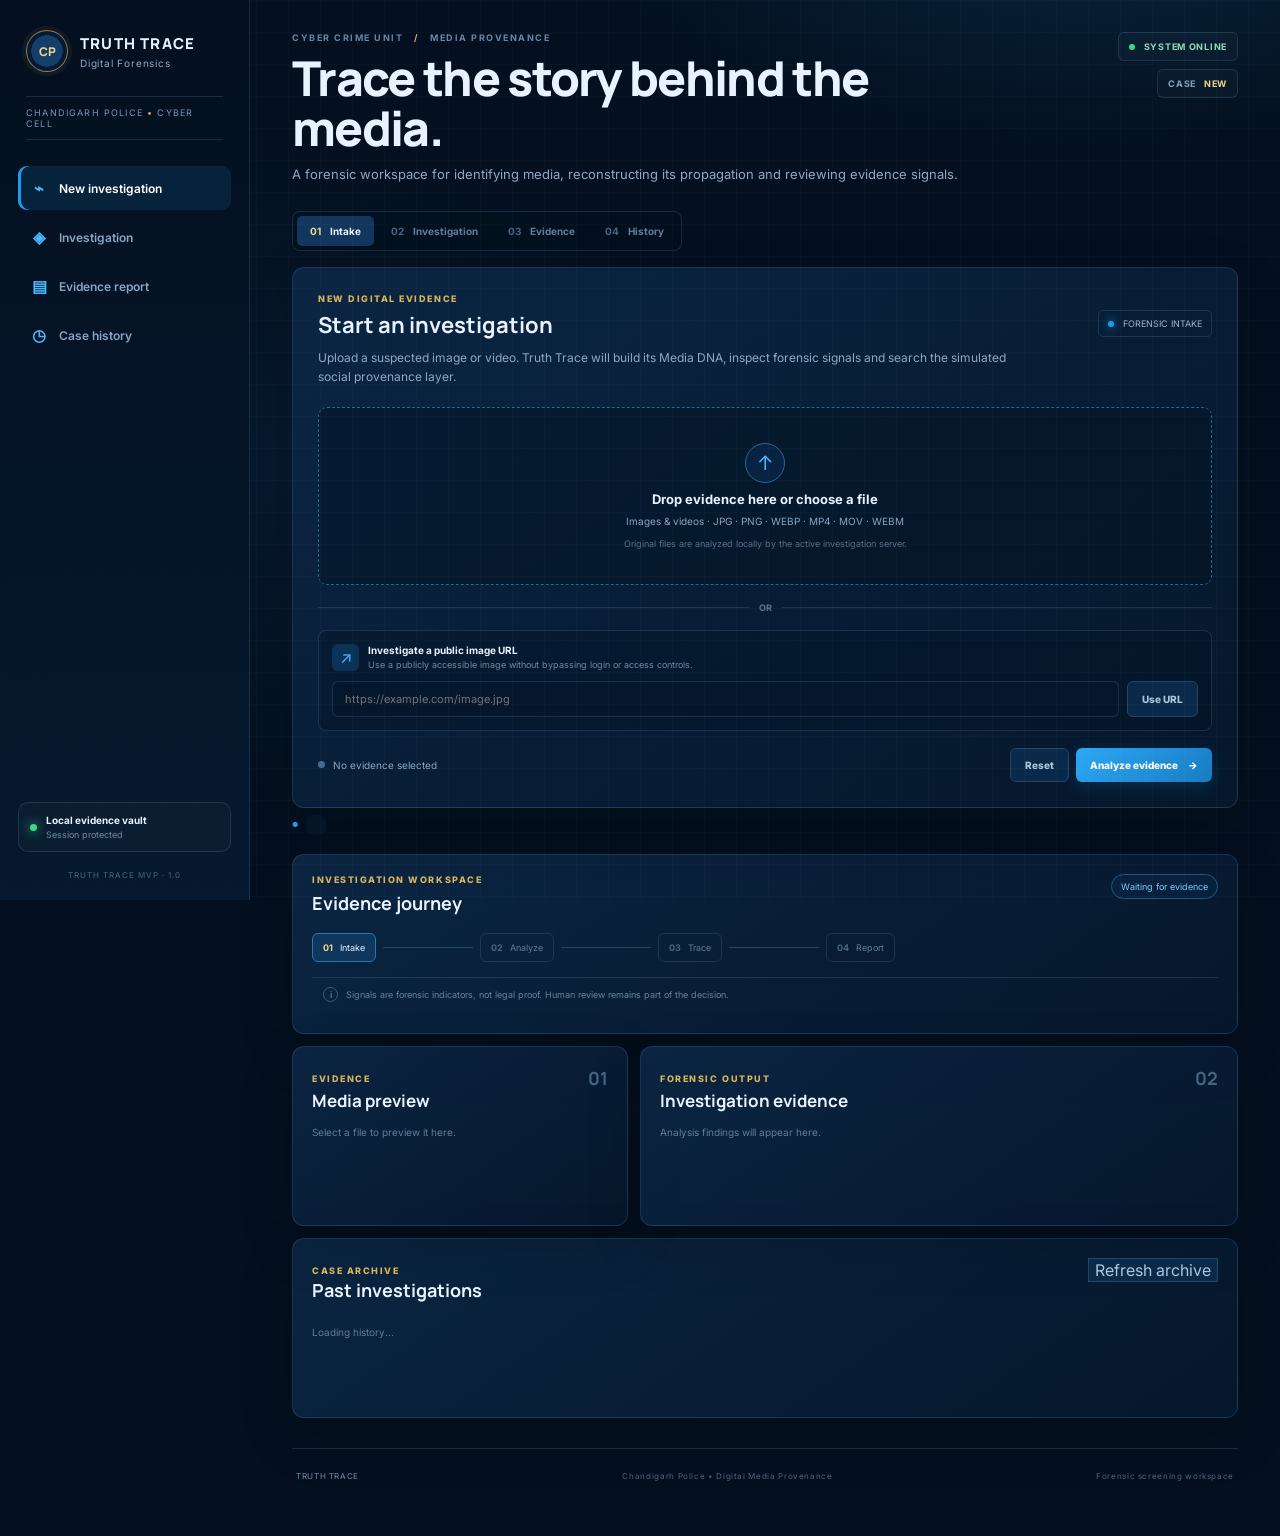
<file: provenance/frontend/index.html>
<!doctype html>
<html lang="en">
  <head>
    <meta charset="utf-8" />
    <meta name="viewport" content="width=device-width, initial-scale=1" />
    <meta name="theme-color" content="#071a33" />
    <title>Truth Trace | Chandigarh Police Digital Forensics</title>
    <link rel="preconnect" href="https://fonts.googleapis.com">
    <link rel="preconnect" href="https://fonts.gstatic.com" crossorigin>
    <link href="https://fonts.googleapis.com/css2?family=Inter:wght@400;500;600;700;800&family=Manrope:wght@600;700;800&display=swap" rel="stylesheet">
    <link rel="stylesheet" href="style.css" />
  </head>
  <body>
    <div class="app-shell">
      <aside class="sidebar">
        <div class="brand">
          <div class="crest" aria-hidden="true"><span>CP</span></div>
          <div>
            <strong>TRUTH TRACE</strong>
            <small>Digital Forensics</small>
          </div>
        </div>
        <div class="agency">CHANDIGARH POLICE <span>•</span> CYBER CELL</div>
        <nav class="side-nav" aria-label="Primary">
          <a class="side-link active" href="#upload"><span class="nav-icon">⌁</span>New investigation</a>
          <a class="side-link" href="#investigation"><span class="nav-icon">◈</span>Investigation</a>
          <a class="side-link" href="#report"><span class="nav-icon">▤</span>Evidence report</a>
          <a class="side-link" href="#history"><span class="nav-icon">◷</span>Case history</a>
        </nav>
        <div class="sidebar-bottom">
          <div class="secure-card">
            <span class="secure-dot"></span>
            <div><strong>Local evidence vault</strong><small>Session protected</small></div>
          </div>
          <small class="build">TRUTH TRACE MVP · 1.0</small>
        </div>
      </aside>

      <main class="content">
        <header class="topbar">
          <div>
            <div class="breadcrumb">CYBER CRIME UNIT <span>/</span> MEDIA PROVENANCE</div>
            <h1>Trace the story behind the media.</h1>
            <p class="lede">A forensic workspace for identifying media, reconstructing its propagation and reviewing evidence signals.</p>
          </div>
          <div class="top-actions">
            <span class="status-chip"><i></i> SYSTEM ONLINE</span>
            <span class="case-chip">CASE <b>NEW</b></span>
          </div>
        </header>

        <nav class="steps" aria-label="Investigation steps">
          <button class="step active" data-view="upload"><span>01</span> Intake</button>
          <button class="step" data-view="investigation"><span>02</span> Investigation</button>
          <button class="step" data-view="report"><span>03</span> Evidence</button>
          <button class="step" data-view="history"><span>04</span> History</button>
        </nav>

        <section id="upload" class="hero">
          <div class="section-kicker">NEW DIGITAL EVIDENCE</div>
          <div class="hero-heading">
            <div>
              <h2>Start an investigation</h2>
              <p>Upload a suspected image or video. Truth Trace will build its Media DNA, inspect forensic signals and search the simulated social provenance layer.</p>
            </div>
            <div class="evidence-badge"><span class="pulse"></span> FORENSIC INTAKE</div>
          </div>

          <label class="dropzone" id="dropzone">
            <input id="media" type="file" accept="image/*,video/*" />
            <div class="upload-glyph">↑</div>
            <strong>Drop evidence here or choose a file</strong>
            <span>Images & videos · JPG · PNG · WEBP · MP4 · MOV · WEBM</span>
            <em>Original files are analyzed locally by the active investigation server.</em>
          </label>

          <div class="or-divider"><span>OR</span></div>

          <div class="url-source">
            <div class="url-label">
              <div class="mini-icon">↗</div>
              <div><strong>Investigate a public image URL</strong><span>Use a publicly accessible image without bypassing login or access controls.</span></div>
            </div>
            <div class="url-row">
              <input id="image-url" type="url" placeholder="https://example.com/image.jpg" autocomplete="off" />
              <button id="use-url" class="secondary" type="button">Use URL</button>
            </div>
          </div>

          <div class="actions">
            <div class="selected-file"><span class="file-dot"></span><span id="filename">No evidence selected</span></div>
            <div class="action-buttons">
              <button id="reset" class="secondary" type="button">Reset</button>
              <button id="analyze" type="button">Analyze evidence <span>→</span></button>
            </div>
          </div>
        </section>

        <div class="status-line"><span class="status-mark">●</span><pre id="status"></pre></div>
        <section id="summary" class="grid hidden"></section>

        <section id="investigation" class="panel workspace-panel">
          <div class="workspace-heading">
            <div>
              <p class="section-kicker">INVESTIGATION WORKSPACE</p>
              <h2>Evidence journey</h2>
            </div>
            <span id="investigation-state" class="state">Waiting for evidence</span>
          </div>
          <div class="workspace-track">
            <span class="track-node active"><b>01</b> Intake</span><span class="track-line"></span>
            <span class="track-node"><b>02</b> Analyze</span><span class="track-line"></span>
            <span class="track-node"><b>03</b> Trace</span><span class="track-line"></span>
            <span class="track-node"><b>04</b> Report</span>
          </div>
          <div class="workspace-note"><span>i</span> Signals are forensic indicators, not legal proof. Human review remains part of the decision.</div>
        </section>

        <section id="story" class="story-layout hidden">
          <div id="timeline" class="panel"></div>
          <div id="matches" class="panel"></div>
        </section>

        <section class="evidence-layout">
          <div id="preview" class="panel preview-panel">
            <div class="panel-head"><div><span class="section-kicker">EVIDENCE</span><h3>Media preview</h3></div><span class="panel-number">01</span></div>
            <p class="empty-state">Select a file to preview it here.</p>
          </div>
          <div id="report" class="panel report-panel">
            <div class="panel-head"><div><span class="section-kicker">FORENSIC OUTPUT</span><h3>Investigation evidence</h3></div><span class="panel-number">02</span></div>
            <p class="empty-state">Analysis findings will appear here.</p>
          </div>
        </section>

        <section id="history" class="panel history-panel">
          <div class="workspace-heading">
            <div><span class="section-kicker">CASE ARCHIVE</span><h2>Past investigations</h2></div>
            <button id="history-refresh" class="secondary" type="button">Refresh archive</button>
          </div>
          <div id="history-list" class="history-list"><p class="empty-value">Loading history...</p></div>
        </section>

        <footer class="footer">
          <span>TRUTH TRACE</span><span>Chandigarh Police • Digital Media Provenance</span><span>Forensic screening workspace</span>
        </footer>
      </main>
    </div>
    <script src="app.js?v=12"></script>
  </body>
</html>
</file>
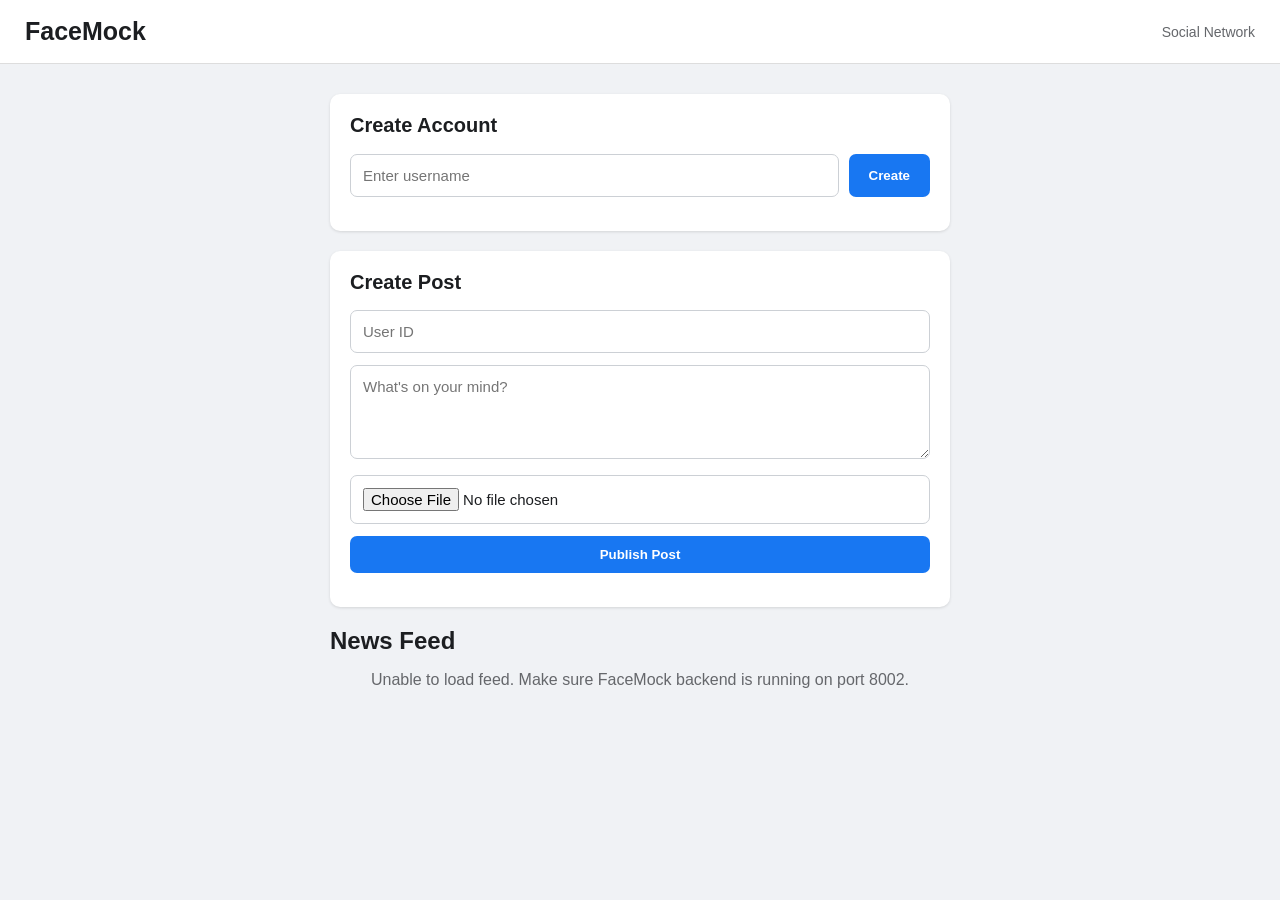
<file: internet/facemock/frontend/index.html>
<!DOCTYPE html>
<html lang="en">

<head>
    <meta charset="UTF-8">
    <meta name="viewport" content="width=device-width, initial-scale=1.0">

    <title>FaceMock</title>

    <link rel="stylesheet" href="style.css">
</head>

<body>

    <header class="navbar">
        <div class="logo">FaceMock</div>

        <div class="nav-user">
            Social Network
        </div>
    </header>


    <main>

        <!-- CREATE USER -->

        <section class="card">

            <h2>Create Account</h2>

            <div class="user-row">

                <input
                    id="username"
                    type="text"
                    placeholder="Enter username"
                >

                <button onclick="createUser()">
                    Create
                </button>

            </div>

            <p id="userResult"></p>

        </section>


        <!-- CREATE POST -->

        <section class="card">

            <h2>Create Post</h2>

            <input
                id="userId"
                type="number"
                placeholder="User ID"
            >

            <textarea
                id="caption"
                rows="4"
                placeholder="What's on your mind?"
            ></textarea>

            <input
                id="media"
                type="file"
                accept="image/*,video/*"
            >

            <button
                class="publish"
                onclick="createPost()"
            >
                Publish Post
            </button>

            <p id="postResult"></p>

        </section>


        <!-- FEED -->

        <section>

            <h2 class="feed-heading">
                News Feed
            </h2>

            <div id="feed">

                <p class="loading">
                    Loading posts...
                </p>

            </div>

        </section>

    </main>


    <script src="app.js?v=2"></script>

</body>

</html>
</file>
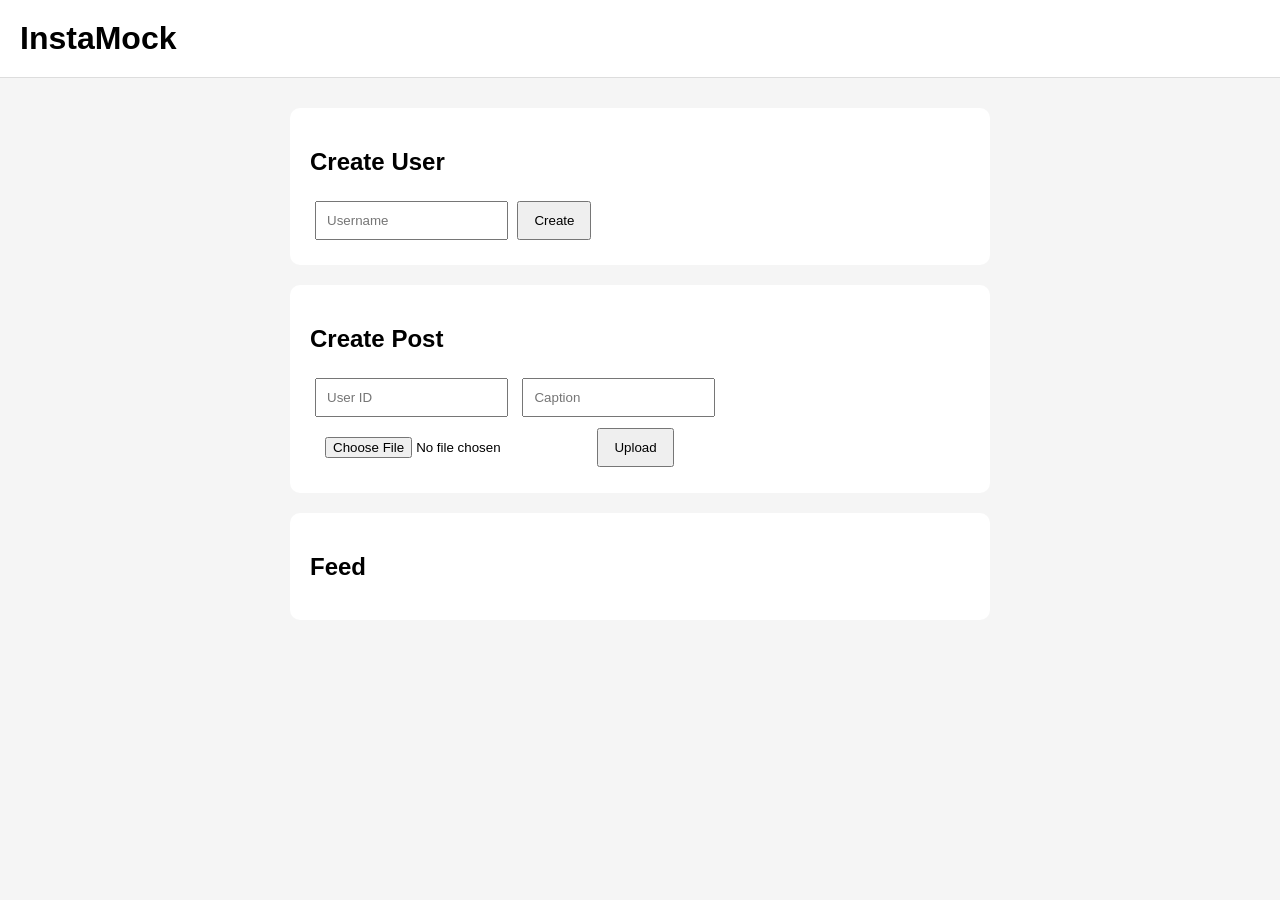
<file: internet/instamock/frontend/index.html>
<!DOCTYPE html>
<html lang="en">

<head>
    <meta charset="UTF-8">
    <meta name="viewport" content="width=device-width, initial-scale=1.0">

    <title>InstaMock</title>

    <link rel="stylesheet" href="style.css">
</head>

<body>

    <header>
        <h1>InstaMock</h1>
    </header>


    <main>

        <section class="create-user">

            <h2>Create User</h2>

            <input
                id="username"
                type="text"
                placeholder="Username"
            >

            <button onclick="createUser()">
                Create
            </button>

        </section>


        <section class="create-post">

            <h2>Create Post</h2>

            <input
                id="userId"
                type="number"
                placeholder="User ID"
            >

            <input
                id="caption"
                type="text"
                placeholder="Caption"
            >

            <input
                id="media"
                type="file"
                accept="image/*,video/*"
            >

            <button onclick="createPost()">
                Upload
            </button>

        </section>


        <section>

            <h2>Feed</h2>

            <div id="feed"></div>

        </section>

    </main>


    <script src="app.js?v=2"></script>

</body>

</html>
</file>
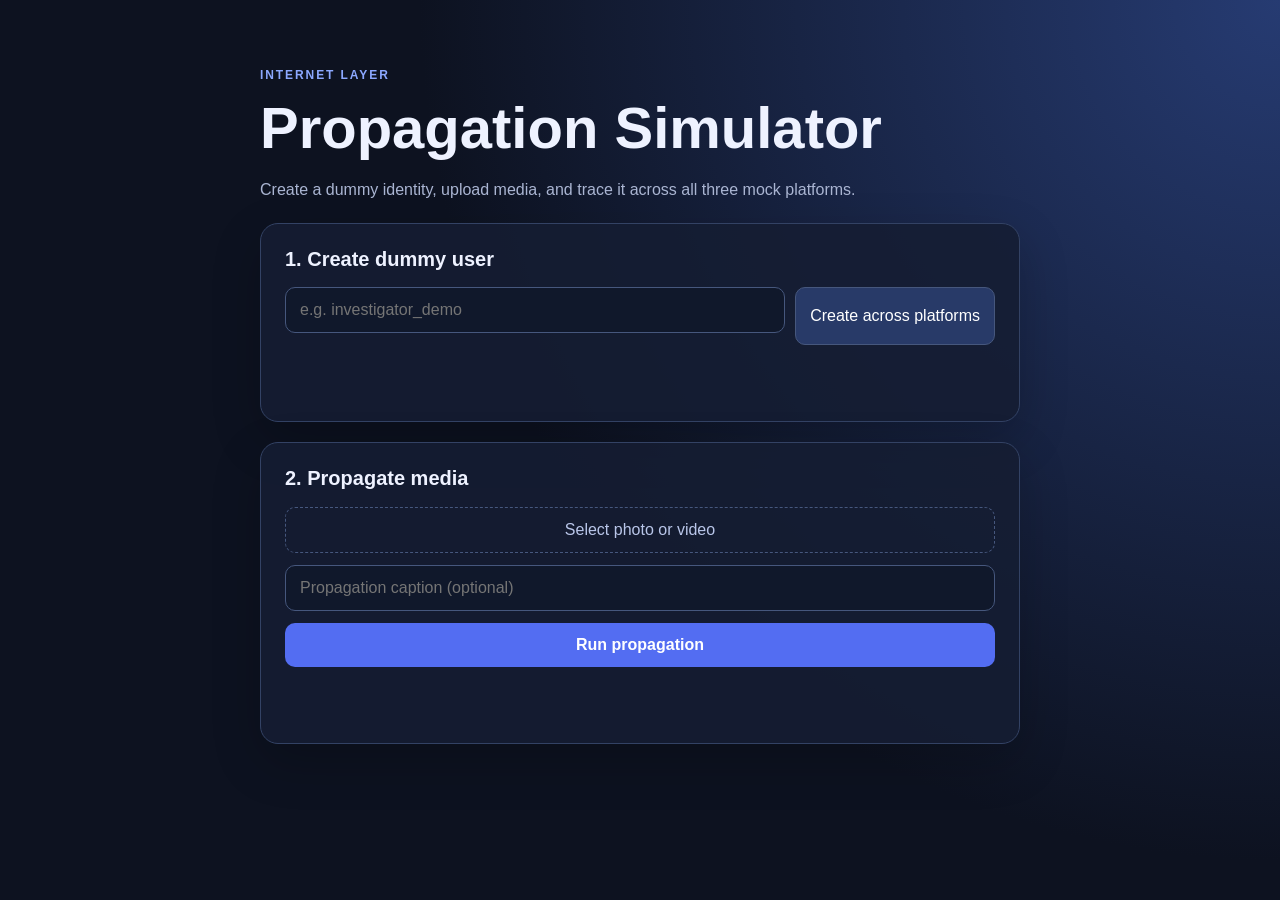
<file: internet/propagation_simulator/frontend/index.html>
<!doctype html>
<html lang="en">
<head>
    <meta charset="utf-8">
    <meta name="viewport" content="width=device-width, initial-scale=1">
    <title>Propagation Simulator</title>
    <link rel="stylesheet" href="style.css">
</head>
<body>
    <main class="shell">
        <header>
            <p class="eyebrow">INTERNET LAYER</p>
            <h1>Propagation Simulator</h1>
            <p class="subtitle">Create a dummy identity, upload media, and trace it across all three mock platforms.</p>
        </header>

        <section class="card">
            <h2>1. Create dummy user</h2>
            <div class="row">
                <input id="username" placeholder="e.g. investigator_demo">
                <button id="create-user">Create across platforms</button>
            </div>
            <p id="user-status" class="status"></p>
        </section>

        <section class="card">
            <h2>2. Propagate media</h2>
            <label class="file-picker">
                <span>Select photo or video</span>
                <input id="media" type="file" accept="image/*,video/*">
            </label>
            <input id="caption" placeholder="Propagation caption (optional)">
            <button id="propagate" class="primary">Run propagation</button>
            <p id="propagation-status" class="status"></p>
        </section>

        <section id="preview-card" class="card hidden">
            <h2>Selected media</h2>
            <div id="preview"></div>
        </section>
    </main>
    <script src="app.js"></script>
</body>
</html>
</file>
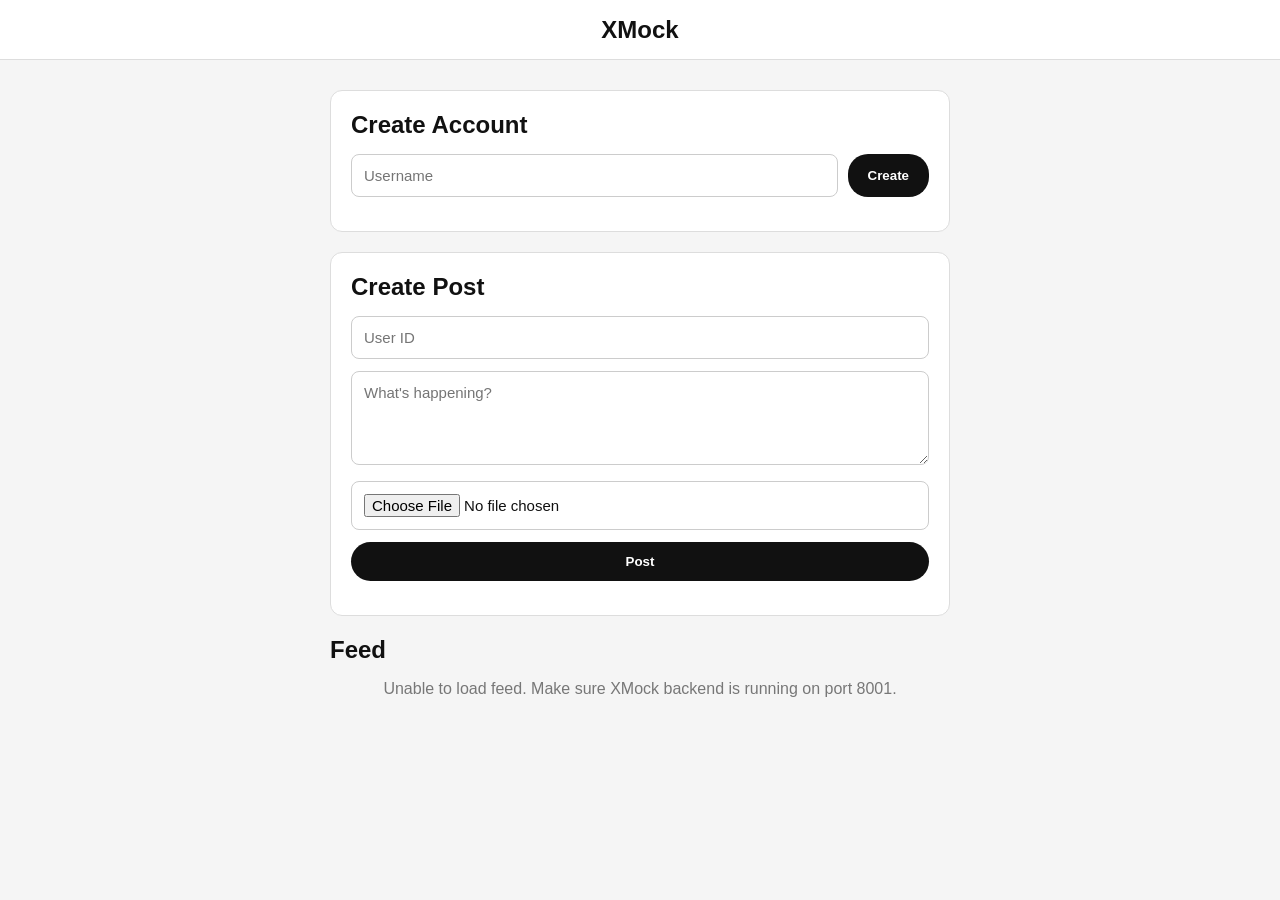
<file: internet/xmock/frontend/index.html>
<!DOCTYPE html>
<html lang="en">

<head>
    <meta charset="UTF-8">

    <meta
        name="viewport"
        content="width=device-width, initial-scale=1.0"
    >

    <title>XMock</title>

    <link
        rel="stylesheet"
        href="style.css"
    >
</head>

<body>

    <header class="topbar">

        <div class="logo">
            XMock
        </div>

    </header>


    <main>

        <!-- CREATE USER -->

        <section class="card">

            <h2>Create Account</h2>

            <div class="form-row">

                <input
                    id="username"
                    type="text"
                    placeholder="Username"
                >

                <button onclick="createUser()">
                    Create
                </button>

            </div>

            <p id="userResult"></p>

        </section>


        <!-- CREATE POST -->

        <section class="card">

            <h2>Create Post</h2>

            <input
                id="userId"
                type="number"
                placeholder="User ID"
            >

            <textarea
                id="postText"
                placeholder="What's happening?"
                rows="4"
            ></textarea>

            <input
                id="media"
                type="file"
                accept="image/*,video/*"
            >

            <button
                class="post-button"
                onclick="createPost()"
            >
                Post
            </button>

            <p id="postResult"></p>

        </section>


        <!-- FEED -->

        <section>

            <h2 class="feed-title">
                Feed
            </h2>

            <div id="feed">

                <p class="loading">
                    Loading posts...
                </p>

            </div>

        </section>

    </main>


    <script src="app.js?v=2"></script>

</body>

</html>
</file>
<file: provenance/frontend/style.css>
:root {
  color-scheme: dark;
  --navy-950:#04101f;
  --navy-900:#071a33;
  --navy-850:#0a2342;
  --navy-800:#0d2b50;
  --blue:#1d9bf0;
  --blue-2:#4ab8ff;
  --gold:#d8b45a;
  --gold-soft:#f1d58a;
  --text:#e9f3ff;
  --muted:#8fa8c2;
  --line:rgba(116,166,211,.18);
  --panel:rgba(9,31,57,.82);
  --success:#39d98a;
  font-family:Inter,Segoe UI,sans-serif;
}
*{box-sizing:border-box}
html{scroll-behavior:smooth}
body{margin:0;min-height:100vh;background:
 radial-gradient(900px 500px at 85% -10%,rgba(29,155,240,.20),transparent 60%),
 radial-gradient(700px 500px at 20% 30%,rgba(18,64,113,.18),transparent 65%),
 var(--navy-950);color:var(--text)}
body:before{content:"";position:fixed;inset:0;pointer-events:none;opacity:.035;background-image:linear-gradient(rgba(255,255,255,.5) 1px,transparent 1px),linear-gradient(90deg,rgba(255,255,255,.5) 1px,transparent 1px);background-size:32px 32px}
button,input{font:inherit}
button{cursor:pointer}
.app-shell{display:grid;grid-template-columns:250px minmax(0,1fr);min-height:100vh}
.sidebar{position:sticky;top:0;height:100vh;padding:26px 18px 20px;border-right:1px solid var(--line);background:linear-gradient(180deg,rgba(4,16,31,.98),rgba(6,26,48,.95));display:flex;flex-direction:column}
.brand{display:flex;align-items:center;gap:12px;padding:4px 8px 20px}
.crest{width:42px;height:42px;border:1px solid rgba(216,180,90,.65);border-radius:50%;display:grid;place-items:center;background:radial-gradient(circle,#153e68 0 55%,#071a33 56%);box-shadow:0 0 0 4px rgba(216,180,90,.06)}
.crest span{font-family:Manrope,sans-serif;font-size:12px;font-weight:800;color:var(--gold-soft)}
.brand strong{display:block;font:800 15px Manrope,sans-serif;letter-spacing:.08em}.brand small{display:block;margin-top:3px;color:var(--muted);font-size:10px;letter-spacing:.08em}
.agency{margin:4px 8px 26px;padding:10px 0;border-top:1px solid var(--line);border-bottom:1px solid var(--line);font-size:9px;letter-spacing:.13em;color:#7895b3}.agency span{color:var(--gold)}
.side-nav{display:grid;gap:5px}.side-link{display:flex;align-items:center;gap:11px;padding:12px 12px;border-radius:9px;color:#89a5c1;text-decoration:none;font-size:12px;font-weight:600}.side-link:hover,.side-link.active{color:#fff;background:rgba(29,155,240,.12);box-shadow:inset 3px 0 var(--blue)}.nav-icon{width:18px;text-align:center;color:var(--blue-2);font-size:16px}
.sidebar-bottom{margin-top:auto}.secure-card{display:flex;gap:9px;align-items:center;padding:11px;border:1px solid var(--line);background:rgba(255,255,255,.025);border-radius:10px}.secure-dot{width:7px;height:7px;border-radius:50%;background:var(--success);box-shadow:0 0 12px var(--success)}.secure-card strong{display:block;font-size:10px}.secure-card small{display:block;color:#6f89a4;font-size:9px;margin-top:3px}.build{display:block;text-align:center;margin-top:18px;color:#49657f;font-size:8px;letter-spacing:.12em}
.content{width:min(1280px,100%);padding:32px 42px 55px;margin:auto}.topbar{display:flex;justify-content:space-between;gap:30px;align-items:flex-start;margin-bottom:26px}.breadcrumb{font-size:9px;font-weight:700;letter-spacing:.17em;color:#6686a5}.breadcrumb span{color:var(--gold);margin:0 7px}.topbar h1{font:800 clamp(30px,4vw,48px)/1.05 Manrope,sans-serif;letter-spacing:-.035em;margin:10px 0 10px;max-width:750px}.lede{max-width:700px;color:var(--muted);font-size:13px;line-height:1.65;margin:0}.top-actions{display:flex;gap:8px;flex-wrap:wrap;justify-content:flex-end}.status-chip,.case-chip{padding:8px 10px;border:1px solid var(--line);border-radius:6px;font-size:9px;font-weight:700;letter-spacing:.08em;background:rgba(255,255,255,.025);white-space:nowrap}.status-chip{color:#91dcb8}.status-chip i{display:inline-block;width:6px;height:6px;border-radius:50%;background:var(--success);margin-right:6px}.case-chip{color:#88a2bd}.case-chip b{color:var(--gold-soft);margin-left:5px}
.steps{display:flex;gap:4px;padding:4px;background:rgba(4,16,31,.7);border:1px solid var(--line);border-radius:8px;width:max-content;margin-bottom:16px}.step{border:0;background:transparent;color:#617d9a;padding:9px 13px;border-radius:5px;font-size:10px;font-weight:700}.step span{color:#466581;margin-right:7px}.step.active{background:#12375e;color:#e8f5ff}.step.active span{color:var(--gold-soft)}
.hero,.panel{background:linear-gradient(145deg,rgba(12,40,71,.88),rgba(6,24,46,.88));border:1px solid var(--line);border-radius:12px;box-shadow:0 18px 55px rgba(0,0,0,.16)}.hero{padding:25px}.section-kicker{font-size:9px;font-weight:800;letter-spacing:.17em;color:var(--gold);margin:0 0 6px}.hero-heading{display:flex;justify-content:space-between;gap:20px;align-items:flex-start}.hero h2,.panel h3{font:700 22px Manrope,sans-serif;margin:0}.hero p{max-width:720px;color:var(--muted);font-size:12px;line-height:1.6;margin:8px 0 0}.evidence-badge{font-size:9px;color:#9db6cf;border:1px solid var(--line);padding:7px 9px;border-radius:5px;white-space:nowrap}.pulse{display:inline-block;width:6px;height:6px;border-radius:50%;background:var(--blue);margin-right:6px;box-shadow:0 0 10px var(--blue)}
.dropzone{margin-top:20px;border:1px dashed rgba(74,184,255,.5);border-radius:9px;padding:35px 20px;text-align:center;display:grid;gap:8px;cursor:pointer;background:rgba(3,17,33,.42);transition:.2s}.dropzone:hover,.dropzone.selected{background:rgba(29,155,240,.07);border-color:var(--blue)}.dropzone input{display:none}.upload-glyph{margin:auto;width:40px;height:40px;border-radius:50%;display:grid;place-items:center;border:1px solid #2b6697;color:var(--blue-2);font-size:20px;background:#082342}.dropzone strong{font-size:13px}.dropzone span{font-size:10px;color:#88a5c1}.dropzone em{font-style:normal;color:#536f8a;font-size:9px;margin-top:3px}
.or-divider{display:flex;align-items:center;gap:10px;margin:17px 0;color:#4f6d89;font-size:9px;font-weight:800}.or-divider:before,.or-divider:after{content:"";height:1px;background:var(--line);flex:1}
.url-source{padding:13px;border:1px solid var(--line);border-radius:8px;background:rgba(3,17,33,.3)}.url-label{display:flex;gap:9px;align-items:center;margin-bottom:10px}.mini-icon{width:27px;height:27px;display:grid;place-items:center;border-radius:6px;background:#0b3358;color:var(--blue-2)}.url-label strong{display:block;font-size:10px}.url-label span{display:block;color:#6e89a5;font-size:9px;margin-top:3px}.url-row{display:flex;gap:8px}.url-row input{flex:1;min-width:0;padding:10px 12px;border-radius:6px;border:1px solid var(--line);background:#05172c;color:#f4f9ff;outline:none;font-size:11px}.url-row input:focus{border-color:#338ccc}
.actions{display:flex;align-items:center;justify-content:space-between;gap:14px;margin-top:17px}.selected-file{display:flex;align-items:center;gap:8px;min-width:0;color:#88a5c1;font-size:10px}.selected-file span:last-child{overflow:hidden;text-overflow:ellipsis;white-space:nowrap}.file-dot{width:7px;height:7px;border-radius:50%;background:#466b8d}.action-buttons{display:flex;gap:7px}.actions button,.url-row button{border:0;border-radius:6px;padding:10px 14px;font-size:10px;font-weight:800}.actions button:not(.secondary),#use-url:not(.secondary){background:linear-gradient(135deg,#2da8f5,#187bc2);color:white;box-shadow:0 5px 18px rgba(29,155,240,.16)}.actions button:not(.secondary) span{margin-left:8px}.secondary{background:#0b2949;color:#a9c6df;border:1px solid #214866!important}
.status-line{display:flex;align-items:center;gap:8px;min-height:34px}.status-mark{font-size:7px;color:var(--blue)}#status{color:#75bff1;min-height:16px;margin:0;font:500 10px Inter,sans-serif;white-space:pre-wrap}
.grid{display:grid;grid-template-columns:repeat(4,1fr);gap:10px;margin:12px 0}.metric{background:#08213c;border:1px solid var(--line);border-radius:8px;padding:15px;display:grid;gap:5px;min-width:0}.metric small{font-size:8px;text-transform:uppercase;letter-spacing:.12em;color:#6685a2}.metric strong{font:800 18px Manrope,sans-serif;color:#f5faff;overflow:hidden;text-overflow:ellipsis}.metric span{font-size:9px;color:#6685a2}
.workspace-panel{margin-top:12px;padding:20px}.workspace-heading{display:flex;justify-content:space-between;gap:15px;align-items:flex-start}.workspace-heading h2{font:700 18px Manrope,sans-serif;margin:0}.state{font-size:9px;color:#7cc8fa;border:1px solid #25557b;border-radius:99px;padding:6px 9px;background:rgba(29,155,240,.06)}.workspace-track{display:flex;align-items:center;gap:7px;margin-top:18px}.track-node{color:#617d98;border:1px solid var(--line);padding:8px 10px;border-radius:6px;font-size:9px;white-space:nowrap}.track-node b{color:#496681;margin-right:4px}.track-node.active{color:#e7f4ff;background:#0f365c;border-color:#2777ad}.track-node.active b{color:var(--gold-soft)}.track-line{height:1px;background:#214563;flex:1;max-width:90px}.workspace-note{margin-top:15px;padding:9px 11px;border-top:1px solid var(--line);color:#66839f;font-size:9px}.workspace-note span{display:inline-grid;place-items:center;width:15px;height:15px;border:1px solid #3d5f7e;border-radius:50%;margin-right:5px;color:#7ca2c1}
.story-layout{display:grid;grid-template-columns:1fr 1fr;gap:12px;margin-top:12px}.panel{padding:19px;min-height:180px}.panel-head{display:flex;justify-content:space-between;gap:12px;align-items:flex-start;margin-bottom:14px}.panel-head h3{margin-top:3px;font-size:17px}.panel-number{color:#476681;font:700 18px Manrope}.empty-state,.empty-value{color:#607d99;font-size:10px}.evidence-layout{display:grid;grid-template-columns:.72fr 1.28fr;gap:12px;margin-top:12px}.preview-media{max-width:100%;max-height:510px;border-radius:7px;display:block;margin:auto;background:#020b16}.findings{display:grid;gap:0}details{border-top:1px solid var(--line);padding:11px 0}summary{cursor:pointer;font-size:10px;font-weight:700;color:#bcd7ed}pre{white-space:pre-wrap;color:#a9c8e1;font-size:9px;overflow:auto;background:#051526;padding:10px;border-radius:6px}.facts{display:grid;gap:6px;margin-top:9px}.fact{display:grid;grid-template-columns:minmax(110px,.7fr) minmax(0,1.3fr);gap:12px;border-bottom:1px solid rgba(116,166,211,.11);padding:7px 0;font-size:10px}.fact>span{color:#64819e}.fact-value{color:#dcecff;overflow-wrap:anywhere}.value-list{margin:0;padding-left:18px;color:#c7def1;font-size:10px}.hidden{display:none}
.lineage,.lineage-graph{border-top:1px solid var(--line);padding-top:15px;margin-top:18px}.lineage-grid{display:grid;grid-template-columns:repeat(2,minmax(0,1fr));gap:8px}.lineage-card,.graph-node{padding:9px;border:1px solid var(--line);border-radius:7px;background:#061a30;display:grid;gap:5px;min-width:0}.lineage-card.original,.graph-node.origin{border-color:#2c8cc9}.lineage-card.exact{border-color:#2ebf78}.lineage-card.candidate{border-color:#b79035}.lineage-card img,.lineage-card video{width:100%;height:105px;object-fit:contain;background:#020914;border-radius:5px}.lineage-card strong{font-size:10px}.lineage-card p,.lineage-card small,.graph-node small{margin:0;font-size:9px;color:#66839e;overflow-wrap:anywhere}.lineage-kind{color:#7cc8fa;font-size:8px;letter-spacing:.08em;font-weight:800}.graph-track{display:flex;align-items:stretch;gap:7px;overflow-x:auto;padding:8px 0}.graph-node{min-width:140px}.graph-arrow{align-self:center;color:var(--blue-2)}
.final-report{margin-bottom:15px;padding:15px;border:1px solid #2c7fb1;border-radius:8px;background:linear-gradient(145deg,#092b4b,#061b31)}.final-report h2{font:700 17px Manrope;margin:3px 0 7px}.final-report ul{color:#c4dbef;padding-left:18px;font-size:10px}.verdict-score{margin:7px 0 10px;color:#7693ad;font-size:10px}.verdict-score strong{color:#7bcafa;font:800 18px Manrope}
.history-panel{margin-top:12px}.history-list{display:grid;grid-template-columns:repeat(auto-fill,minmax(220px,1fr));gap:10px;margin-top:14px}.history-card{background:rgba(255,255,255,.02);border:1px solid var(--line);border-radius:8px;padding:9px;cursor:pointer;transition:.15s;display:flex;flex-direction:column;gap:7px}.history-card:hover{border-color:#2a79ad;transform:translateY(-1px)}.history-thumb{width:100%;height:125px;object-fit:cover;border-radius:5px;background:#020914}.history-meta strong{display:block;font-size:10px;word-break:break-word}.history-meta span{font-size:9px;color:#67839f}.history-badge{display:inline-block;margin-top:4px;padding:2px 6px;border-radius:99px;font-size:8px;text-transform:uppercase;letter-spacing:.04em}.history-badge.likely_ai{background:rgba(248,113,113,.13);color:#f5a1a1}.history-badge.review{background:rgba(250,204,21,.13);color:#efd46e}.history-badge.provenance_found{background:rgba(74,184,255,.13);color:#7cc8fa}.history-badge.inconclusive{background:rgba(148,163,184,.12);color:#a8b9c9}.history-card-actions{display:flex;justify-content:flex-end}.history-delete{background:none;border:0;color:#6c88a3;font-size:9px;padding:2px}.history-delete:hover{color:#ef9696}
.web-sources{margin-top:15px;padding-top:15px;border-top:1px solid var(--line)}.source-list{display:grid;gap:7px;margin-top:8px}.source-card{padding:9px;border:1px solid var(--line);border-radius:7px;background:rgba(255,255,255,.02)}.source-card-top{display:flex;justify-content:space-between;gap:1rem;margin-bottom:.3rem;font-size:8px;opacity:.75}.source-card a{color:#7cc8fa}.source-card p{margin:.35rem 0;font-size:9px;color:#86a2bc}.source-card small{display:block;font-size:8px;color:#617e99}.url-source>span{color:#6986a1;font-size:9px}
.footer{display:flex;justify-content:space-between;gap:15px;padding:22px 4px 0;margin-top:30px;border-top:1px solid var(--line);color:#496680;font-size:8px;letter-spacing:.08em}.footer span:first-child{color:#6f8faa}
@media(max-width:950px){.app-shell{grid-template-columns:1fr}.sidebar{position:relative;height:auto;padding:15px 18px;flex-direction:row;align-items:center;gap:15px}.agency,.sidebar-bottom{display:none}.side-nav{display:flex;overflow:auto}.side-link{white-space:nowrap}.content{padding:25px 20px}.topbar{display:block}.top-actions{justify-content:flex-start;margin-top:14px}.grid{grid-template-columns:repeat(2,1fr)}}
@media(max-width:650px){.sidebar{display:block}.side-nav{margin-top:10px}.content{padding:20px 13px}.hero{padding:17px}.hero-heading,.actions,.workspace-heading{display:block}.evidence-badge{display:inline-block;margin-top:12px}.action-buttons{margin-top:12px}.grid,.story-layout,.evidence-layout{grid-template-columns:1fr}.steps{width:100%;overflow:auto}.step{white-space:nowrap}.workspace-track{overflow:auto}.track-line{min-width:20px}.url-row{display:grid}.footer{display:grid}.topbar h1{font-size:31px}}
</file>
<file: internet/facemock/frontend/style.css>
* {
    box-sizing: border-box;
}

body {
    margin: 0;

    font-family:
        Arial,
        Helvetica,
        sans-serif;

    background: #f0f2f5;

    color: #1c1e21;
}


/* NAVBAR */

.navbar {
    height: 64px;

    background: white;

    border-bottom: 1px solid #ddd;

    display: flex;

    align-items: center;

    justify-content: space-between;

    padding: 0 25px;

    position: sticky;

    top: 0;

    z-index: 10;
}

.logo {
    font-size: 25px;

    font-weight: bold;
}

.nav-user {
    color: #65676b;

    font-size: 14px;
}


/* MAIN */

main {
    max-width: 650px;

    margin: 30px auto;

    padding: 0 15px;
}


/* CARD */

.card {
    background: white;

    border-radius: 10px;

    padding: 20px;

    margin-bottom: 20px;

    box-shadow:
        0 1px 3px rgba(0, 0, 0, 0.12);
}

.card h2 {
    margin-top: 0;

    font-size: 20px;
}


/* INPUTS */

input,
textarea {
    width: 100%;

    padding: 12px;

    margin-bottom: 12px;

    border: 1px solid #ccd0d5;

    border-radius: 7px;

    font-size: 15px;

    font-family: inherit;
}

textarea {
    resize: vertical;
}


/* USER */

.user-row {
    display: flex;

    gap: 10px;
}

.user-row input {
    margin-bottom: 0;
}


/* BUTTON */

button {
    border: none;

    border-radius: 7px;

    padding: 11px 20px;

    background: #1877f2;

    color: white;

    font-weight: bold;

    cursor: pointer;
}

button:hover {
    opacity: 0.9;
}

.user-row button {
    white-space: nowrap;
}

.publish {
    width: 100%;
}


/* FEED */

.feed-heading {
    margin-bottom: 15px;
}


/* POST */

.post {
    background: white;

    border-radius: 10px;

    padding: 20px;

    margin-bottom: 15px;

    box-shadow:
        0 1px 3px rgba(0, 0, 0, 0.12);
}

.post-header {
    display: flex;

    align-items: center;

    gap: 10px;

    margin-bottom: 12px;
}

.avatar {
    width: 45px;

    height: 45px;

    border-radius: 50%;

    background: #ddd;

    display: flex;

    align-items: center;

    justify-content: center;

    font-weight: bold;

    font-size: 18px;
}

.username {
    font-weight: bold;
}

.date {
    color: #65676b;

    font-size: 13px;

    margin-top: 3px;
}

.caption {
    font-size: 16px;

    line-height: 1.5;

    margin-bottom: 15px;
}


/* MEDIA */

.post img,
.post video {
    width: 100%;

    max-height: 550px;

    object-fit: contain;

    border-radius: 8px;

    background: #eee;
}


/* STATUS */

.loading {
    text-align: center;

    color: #65676b;
}

#userResult,
#postResult {
    font-size: 14px;

    margin-top: 10px;
}
</file>
<file: internet/instamock/frontend/style.css>
* {
    box-sizing: border-box;
}

body {
    margin: 0;
    font-family: Arial, sans-serif;
    background: #f5f5f5;
}

header {
    background: white;
    padding: 20px;
    border-bottom: 1px solid #ddd;
}

header h1 {
    margin: 0;
}

main {
    max-width: 700px;
    margin: 30px auto;
}

section {
    background: white;
    padding: 20px;
    margin-bottom: 20px;
    border-radius: 10px;
}

input {
    padding: 10px;
    margin: 5px;
}

button {
    padding: 10px 15px;
    cursor: pointer;
}

.post {
    border-top: 1px solid #ddd;
    padding: 20px 0;
}

.post img,
.post video {
    width: 100%;
    max-height: 600px;
    object-fit: contain;
}

.post h3 {
    margin-top: 0;
}
</file>
<file: internet/propagation_simulator/frontend/style.css>
:root { color-scheme: dark; font-family: Inter, Segoe UI, sans-serif; background: #0d1220; color: #eef2ff; }
* { box-sizing: border-box; }
body { margin: 0; min-height: 100vh; background: radial-gradient(circle at top right, #263b72, #0d1220 55%); }
.shell { width: min(760px, calc(100% - 32px)); margin: 0 auto; padding: 56px 0; }
.eyebrow { color: #8ca8ff; letter-spacing: .16em; font-size: 12px; font-weight: 700; }
h1 { margin: 8px 0; font-size: clamp(34px, 7vw, 58px); }
.subtitle { color: #aab5d2; line-height: 1.6; }
.card { background: rgba(21, 29, 51, .88); border: 1px solid #334264; border-radius: 18px; padding: 24px; margin-top: 20px; box-shadow: 0 18px 50px #0003; }
h2 { margin-top: 0; font-size: 20px; }
.row { display: flex; gap: 10px; }
input, button, .file-picker { border: 1px solid #46577d; border-radius: 10px; padding: 13px 14px; font: inherit; }
input { background: #10182b; color: #fff; width: 100%; margin-bottom: 12px; }
button { background: #283a68; color: #fff; cursor: pointer; white-space: nowrap; }
button:hover { background: #385494; }
.primary { width: 100%; background: #536df2; border: 0; font-weight: 700; }
.file-picker { display: block; color: #b9c6e9; border-style: dashed; margin-bottom: 12px; text-align: center; cursor: pointer; }
.file-picker input { display: none; }
.status { color: #9fb2e8; min-height: 20px; }
.success { color: #6ee7b7; }
.error { color: #fda4af; }
.hidden { display: none; }
#preview img, #preview video { width: 100%; max-height: 360px; object-fit: contain; border-radius: 12px; background: #080c16; }
@media (max-width: 600px) { .row { flex-direction: column; } button { width: 100%; } }
</file>
<file: internet/xmock/frontend/style.css>
* {
    box-sizing: border-box;
}

body {
    margin: 0;

    font-family:
        Arial,
        Helvetica,
        sans-serif;

    background: #f5f5f5;

    color: #111;
}


/* -----------------------------------
   TOP BAR
----------------------------------- */

.topbar {

    height: 60px;

    background: white;

    border-bottom:
        1px solid #ddd;

    display: flex;

    align-items: center;

    justify-content: center;

    position: sticky;

    top: 0;

    z-index: 10;
}

.logo {

    font-size: 24px;

    font-weight: bold;
}


/* -----------------------------------
   MAIN
----------------------------------- */

main {

    max-width: 650px;

    margin:
        30px auto;

    padding:
        0 15px;
}


/* -----------------------------------
   CARDS
----------------------------------- */

.card {

    background: white;

    border:
        1px solid #ddd;

    border-radius: 12px;

    padding: 20px;

    margin-bottom: 20px;
}

.card h2 {

    margin-top: 0;

    margin-bottom: 15px;
}


/* -----------------------------------
   INPUTS
----------------------------------- */

input,
textarea {

    width: 100%;

    padding: 12px;

    margin-bottom: 12px;

    border:
        1px solid #ccc;

    border-radius: 8px;

    font-size: 15px;

    font-family: inherit;
}

textarea {

    resize: vertical;
}


/* -----------------------------------
   BUTTON
----------------------------------- */

button {

    border: none;

    border-radius: 20px;

    padding:
        10px 20px;

    background: #111;

    color: white;

    font-weight: bold;

    cursor: pointer;
}

button:hover {

    opacity: 0.8;
}

.form-row {

    display: flex;

    gap: 10px;
}

.form-row input {

    margin-bottom: 0;
}

.form-row button {

    white-space: nowrap;
}


/* -----------------------------------
   POST BUTTON
----------------------------------- */

.post-button {

    width: 100%;

    padding: 12px;
}


/* -----------------------------------
   FEED
----------------------------------- */

.feed-title {

    margin-bottom: 15px;
}

.post {

    background: white;

    border:
        1px solid #ddd;

    border-radius: 12px;

    padding: 20px;

    margin-bottom: 15px;
}

.post-header {

    display: flex;

    align-items: center;

    gap: 10px;

    margin-bottom: 10px;
}

.avatar {

    width: 40px;

    height: 40px;

    border-radius: 50%;

    background: #ddd;

    display: flex;

    align-items: center;

    justify-content: center;

    font-weight: bold;
}

.username {

    font-weight: bold;
}

.date {

    color: #777;

    font-size: 13px;
}

.post-text {

    font-size: 16px;

    line-height: 1.5;

    margin-bottom: 15px;
}


/* -----------------------------------
   MEDIA
----------------------------------- */

.post img,
.post video {

    width: 100%;

    max-height: 550px;

    object-fit: contain;

    border-radius: 10px;

    background: #eee;
}


/* -----------------------------------
   STATUS
----------------------------------- */

.loading {

    text-align: center;

    color: #777;
}

#userResult,
#postResult {

    margin-top: 10px;

    font-size: 14px;
}
</file>
